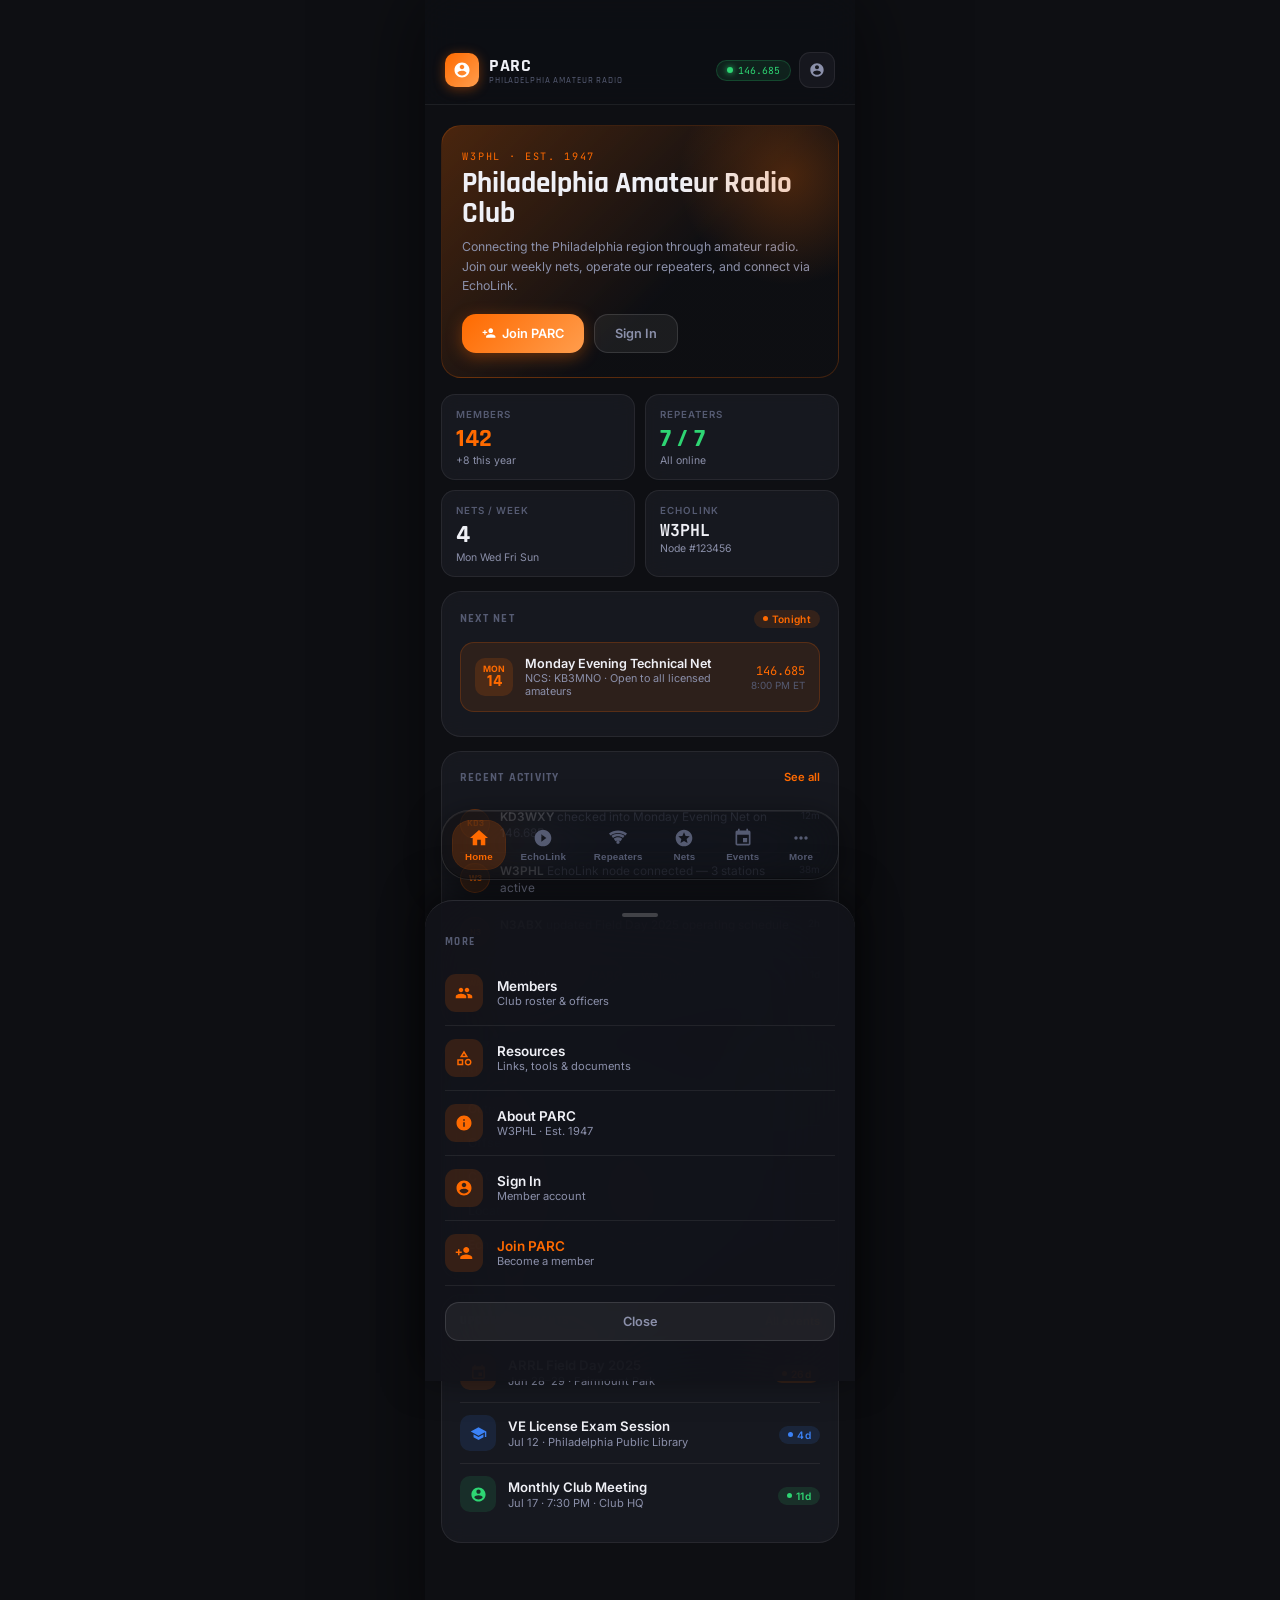
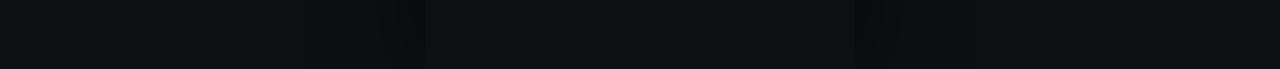
<file: index.html>
<!doctype html>
<html lang="en">
<head>
  <meta charset="UTF-8" />
  <meta name="viewport" content="width=device-width, initial-scale=1.0, viewport-fit=cover" />
  <meta name="apple-mobile-web-app-capable" content="yes" />
  <meta name="apple-mobile-web-app-status-bar-style" content="black-translucent" />
  <title>PARC — Philadelphia Amateur Radio Club</title>
  <link rel="stylesheet" href="parc.css" />
  <style>body { background: #0e0f13; }</style>
</head>
<body>

<div id="app">

  <!-- ─── TOP HEADER ─────────────────────────── -->
  <div class="top-header">
    <div class="header-row">
      <div class="header-logo">
        <div class="header-logo-icon">
          <svg viewBox="0 0 24 24"><path d="M12 2C6.48 2 2 6.48 2 12s4.48 10 10 10 10-4.48 10-10S17.52 2 12 2zm0 3c1.66 0 3 1.34 3 3s-1.34 3-3 3-3-1.34-3-3 1.34-3 3-3zm0 14.2c-2.5 0-4.71-1.28-6-3.22.03-1.99 4-3.08 6-3.08 1.99 0 5.97 1.09 6 3.08-1.29 1.94-3.5 3.22-6 3.22z"/></svg>
        </div>
        <div class="header-logo-text">
          PARC
          <small>Philadelphia Amateur Radio</small>
        </div>
      </div>
      <div class="header-actions">
        <div class="live-pill"><div class="live-dot"></div>146.685</div>
        <a href="login.html" class="icon-btn" title="Sign In">
          <svg viewBox="0 0 24 24"><path d="M12 2C6.48 2 2 6.48 2 12s4.48 10 10 10 10-4.48 10-10S17.52 2 12 2zm0 3c1.66 0 3 1.34 3 3s-1.34 3-3 3-3-1.34-3-3 1.34-3 3-3zm0 14.2c-2.5 0-4.71-1.28-6-3.22.03-1.99 4-3.08 6-3.08 1.99 0 5.97 1.09 6 3.08-1.29 1.94-3.5 3.22-6 3.22z"/></svg>
        </a>
      </div>
    </div>
  </div>

  <!-- ─── CONTENT ────────────────────────────── -->
  <div class="content">

    <!-- HOME -->
    <div class="tab-panel active" id="tab-home">
      <div class="hero-card">
        <div class="hero-callsign">W3PHL · EST. 1947</div>
        <h2>Philadelphia Amateur Radio Club</h2>
        <p>Connecting the Philadelphia region through amateur radio. Join our weekly nets, operate our repeaters, and connect via EchoLink.</p>
        <div class="hero-btns">
          <a href="register.html" class="btn btn-orange">
            <svg width="14" height="14" viewBox="0 0 24 24" fill="currentColor"><path d="M15 12c2.21 0 4-1.79 4-4s-1.79-4-4-4-4 1.79-4 4 1.79 4 4 4zm-9-2V7H4v3H1v2h3v3h2v-3h3v-2H6zm9 4c-2.67 0-8 1.34-8 4v2h16v-2c0-2.66-5.33-4-8-4z"/></svg>
            Join PARC
          </a>
          <a href="login.html" class="btn btn-ghost">Sign In</a>
        </div>
      </div>

      <div class="stat-row">
        <div class="stat-tile orange"><div class="lbl">Members</div><div class="val">142</div><div class="sub">+8 this year</div></div>
        <div class="stat-tile green"><div class="lbl">Repeaters</div><div class="val">7 / 7</div><div class="sub">All online</div></div>
        <div class="stat-tile"><div class="lbl">Nets / Week</div><div class="val">4</div><div class="sub">Mon Wed Fri Sun</div></div>
        <div class="stat-tile"><div class="lbl">EchoLink</div><div class="val" style="font-size:1.1rem;font-family:'JetBrains Mono',monospace">W3PHL</div><div class="sub">Node #123456</div></div>
      </div>

      <div class="card">
        <div class="card-header"><span class="card-title">Next Net</span><span class="pill active">Tonight</span></div>
        <div class="net-row tonight">
          <div class="net-day-badge"><div class="dw">Mon</div><div class="dd">14</div></div>
          <div class="net-info"><h4>Monday Evening Technical Net</h4><p>NCS: KB3MNO · Open to all licensed amateurs</p></div>
          <div class="net-freq"><div class="f">146.685</div><div class="t">8:00 PM ET</div></div>
        </div>
      </div>

      <div class="card">
        <div class="card-header"><span class="card-title">Recent Activity</span><span class="card-action">See all</span></div>
        <div class="activity-item"><div class="activity-avatar">KD3</div><div class="activity-body"><p><strong>KD3WXY</strong> checked into Monday Evening Net on 146.685</p></div><div class="activity-time">12m</div></div>
        <div class="activity-item"><div class="activity-avatar">W3</div><div class="activity-body"><p><strong>W3PHL</strong> EchoLink node connected — 3 stations active</p></div><div class="activity-time">38m</div></div>
        <div class="activity-item"><div class="activity-avatar">N3</div><div class="activity-body"><p><strong>N3ABX</strong> updated Field Day 2025 operating schedule</p></div><div class="activity-time">2h</div></div>
        <div class="activity-item"><div class="activity-avatar">WA</div><div class="activity-body"><p><strong>WA3DEF</strong> joined PARC — Welcome!</p></div><div class="activity-time">1d</div></div>
      </div>

      <div class="card">
        <div class="card-header"><span class="card-title">Primary Repeater</span><span class="pill online">Online</span></div>
        <table class="data-table">
          <tr><td class="name">Output</td><td>146.685 MHz</td></tr>
          <tr><td class="name">Offset</td><td>-600 kHz</td></tr>
          <tr><td class="name">CTCSS</td><td>100.0 Hz</td></tr>
          <tr><td class="name">Location</td><td>Philadelphia, PA</td></tr>
          <tr><td class="name">EchoLink</td><td>Node #123456</td></tr>
        </table>
      </div>

      <div class="card">
        <div class="card-header"><span class="card-title">Upcoming Events</span><span class="card-action" onclick="setTab('events')">All events</span></div>
        <div class="list-row">
          <div class="list-icon" style="background:rgba(255,106,0,0.12)"><svg viewBox="0 0 24 24" fill="#ff6a00"><path d="M17 12h-5v5h5v-5zM16 1v2H8V1H6v2H5c-1.11 0-1.99.9-1.99 2L3 19c0 1.1.89 2 2 2h14c1.1 0 2-.9 2-2V5c0-1.1-.9-2-2-2h-1V1h-2zm3 18H5V8h14v11z"/></svg></div>
          <div class="list-info"><h4>ARRL Field Day 2025</h4><p>Jun 28–29 · Fairmount Park</p></div>
          <div class="list-right"><span class="pill active">26d</span></div>
        </div>
        <div class="list-row">
          <div class="list-icon" style="background:rgba(59,130,246,0.12)"><svg viewBox="0 0 24 24" fill="#3b82f6"><path d="M12 3L1 9l11 6 9-4.91V17h2V9L12 3zM5 13.18v4L12 21l7-3.82v-4L12 17l-7-3.82z"/></svg></div>
          <div class="list-info"><h4>VE License Exam Session</h4><p>Jul 12 · Philadelphia Public Library</p></div>
          <div class="list-right"><span class="pill info">4d</span></div>
        </div>
        <div class="list-row">
          <div class="list-icon" style="background:rgba(46,213,115,0.12)"><svg viewBox="0 0 24 24" fill="#2ed573"><path d="M12 2C6.48 2 2 6.48 2 12s4.48 10 10 10 10-4.48 10-10S17.52 2 12 2zm0 3c1.66 0 3 1.34 3 3s-1.34 3-3 3-3-1.34-3-3 1.34-3 3-3zm0 14.2c-2.5 0-4.71-1.28-6-3.22.03-1.99 4-3.08 6-3.08 1.99 0 5.97 1.09 6 3.08-1.29 1.94-3.5 3.22-6 3.22z"/></svg></div>
          <div class="list-info"><h4>Monthly Club Meeting</h4><p>Jul 17 · 7:30 PM · Club HQ</p></div>
          <div class="list-right"><span class="pill online">11d</span></div>
        </div>
      </div>
    </div>

    <!-- ECHOLINK -->
    <div class="tab-panel" id="tab-echolink">
      <div class="page-title">EchoLink</div>
      <div class="page-sub">VOIP connections to repeaters worldwide.</div>

      <div class="card">
        <div class="card-header"><span class="card-title">PARC Node W3PHL-R</span><span class="pill online">Online</span></div>
        <table class="data-table">
          <tr><td class="name">Node Number</td><td>123456</td></tr>
          <tr><td class="name">Linked Repeater</td><td>146.685 MHz</td></tr>
          <tr><td class="name">Location</td><td>Philadelphia, PA (EM29)</td></tr>
          <tr><td class="name">Active Connections</td><td>3</td></tr>
          <tr><td class="name">Uptime</td><td>14 days 7 hrs</td></tr>
        </table>
      </div>

      <div class="card">
        <div class="card-header"><span class="card-title">How to Connect</span></div>
        <div class="info-box">
          <div class="info-box-label">EchoLink App / Software</div>
          <p>Search <strong>W3PHL-R</strong> or Node <strong>123456</strong> in the EchoLink directory</p>
        </div>
        <div class="info-box">
          <div class="info-box-label">Via RF (146.685 MHz)</div>
          <p>DTMF <strong>C123456</strong> to connect · <strong>#</strong> to disconnect</p>
        </div>
        <div class="info-box">
          <div class="info-box-label">Conference Node</div>
          <p>PARC Conference: <strong>*PARC*</strong> — open 24/7</p>
        </div>
      </div>

      <div class="card">
        <div class="card-header"><span class="card-title">Active Connections</span><span class="card-badge">Live</span></div>
        <table class="data-table">
          <thead><tr><th>Callsign</th><th>Location</th><th>Status</th></tr></thead>
          <tbody>
            <tr><td class="name">W3PHL-R</td><td>Philadelphia, PA</td><td><span class="pill online">Local</span></td></tr>
            <tr><td class="name">WB4GHT-L</td><td>Atlanta, GA</td><td><span class="pill active">Linked</span></td></tr>
            <tr><td class="name">K6ABC-R</td><td>Los Angeles, CA</td><td><span class="pill active">Linked</span></td></tr>
            <tr><td class="name">VK2XYZ-L</td><td>Sydney, AU</td><td><span class="pill info">Monitor</span></td></tr>
          </tbody>
        </table>
      </div>

      <div class="card">
        <div class="card-header"><span class="card-title">Nearby Nodes</span></div>
        <div class="node-item"><div class="node-badge">W3</div><div class="node-info"><h4>W3PHI-R</h4><p>147.180 / PL 136.5 · Node 98765</p></div><span class="pill online">Online</span></div>
        <div class="node-item"><div class="node-badge">K3</div><div class="node-info"><h4>K3CW-R</h4><p>444.925 / PL 100.0 · Node 87654</p></div><span class="pill online">Online</span></div>
        <div class="node-item"><div class="node-badge">N3</div><div class="node-info"><h4>N3RAA-L</h4><p>224.180 / PL 110.9 · Node 76543</p></div><span class="pill offline">Offline</span></div>
      </div>
    </div>

    <!-- REPEATERS -->
    <div class="tab-panel" id="tab-repeaters">
      <div class="page-title">Repeaters</div>
      <div class="page-sub">7 repeaters across greater Philadelphia.</div>

      <div class="card">
        <div class="card-header"><span class="card-title">All Repeaters</span><span class="card-badge">7/7 online</span></div>
        <div class="list-row">
          <div class="list-info"><h4>W3PHL — 146.685 MHz</h4><p>-600 kHz · PL 100.0 · 2m · Center City · EchoLink #123456</p></div><span class="pill online">Online</span>
        </div>
        <div class="list-row">
          <div class="list-info"><h4>W3PHL-2 — 147.180 MHz</h4><p>+600 kHz · PL 136.5 · 2m · Northeast Philadelphia</p></div><span class="pill online">Online</span>
        </div>
        <div class="list-row">
          <div class="list-info"><h4>W3PHL-3 — 444.925 MHz</h4><p>+5 MHz · PL 100.0 · 70cm · South Philadelphia · EchoLink #234567</p></div><span class="pill online">Online</span>
        </div>
        <div class="list-row">
          <div class="list-info"><h4>W3PHL-4 — 443.300 MHz</h4><p>+5 MHz · PL 110.9 · 70cm · West Philadelphia</p></div><span class="pill online">Online</span>
        </div>
        <div class="list-row">
          <div class="list-info"><h4>W3PHL-5 — 224.180 MHz</h4><p>-1.6 MHz · PL 100.0 · 1.25m · Germantown</p></div><span class="pill online">Online</span>
        </div>
        <div class="list-row">
          <div class="list-info"><h4>W3PHL-6 — 927.5625 MHz</h4><p>-25 MHz · PL 100.0 · 33cm · Roxborough</p></div><span class="pill online">Online</span>
        </div>
        <div class="list-row">
          <div class="list-info"><h4>W3PHL-D — 145.370 MHz</h4><p>-600 kHz · DCS 023 · 2m D-STAR · Mount Airy</p></div><span class="pill online">Online</span>
        </div>
      </div>

      <div class="card">
        <div class="card-header"><span class="card-title">CTCSS / DCS Quick Ref</span></div>
        <table class="data-table">
          <thead><tr><th>Tone</th><th>Repeater(s)</th></tr></thead>
          <tbody>
            <tr><td>100.0 Hz</td><td class="name">W3PHL, W3PHL-3, -5, -6</td></tr>
            <tr><td>110.9 Hz</td><td class="name">W3PHL-4</td></tr>
            <tr><td>136.5 Hz</td><td class="name">W3PHL-2</td></tr>
            <tr><td>DCS 023</td><td class="name">W3PHL-D (D-STAR)</td></tr>
          </tbody>
        </table>
      </div>

      <div class="card">
        <div class="card-header"><span class="card-title">Coverage</span></div>
        <p style="font-size:0.82rem;color:var(--text2);line-height:1.6">All repeaters cover the I-95/I-476 corridor. The 146.685 primary repeater covers ~50 mile radius from Center City. W3PHL + W3PHL-3 are linked via autopatch during Monday Evening Net.</p>
      </div>
    </div>

    <!-- NETS -->
    <div class="tab-panel" id="tab-nets">
      <div class="page-title">Nets &amp; Schedule</div>
      <div class="page-sub">4 weekly nets — all times Eastern, open to all licensed amateurs.</div>

      <div class="card">
        <div class="card-header"><span class="card-title">Weekly Schedule</span></div>
        <div class="net-row tonight">
          <div class="net-day-badge"><div class="dw">Mon</div><div class="dd">14</div></div>
          <div class="net-info"><h4>Monday Evening Technical Net</h4><p>Equipment, antennas, technical discussion · NCS: KB3MNO</p></div>
          <div class="net-freq"><div class="f">146.685</div><div class="t">8:00 PM</div></div>
        </div>
        <div class="net-row">
          <div class="net-day-badge"><div class="dw">Wed</div><div class="dd">16</div></div>
          <div class="net-info"><h4>Wednesday ARES/RACES Net</h4><p>Emergency comm training · NCS: Rotating</p></div>
          <div class="net-freq"><div class="f">147.180</div><div class="t">7:30 PM</div></div>
        </div>
        <div class="net-row">
          <div class="net-day-badge"><div class="dw">Fri</div><div class="dd">18</div></div>
          <div class="net-info"><h4>Friday Night Roundtable</h4><p>Casual rag-chew, all topics welcome</p></div>
          <div class="net-freq"><div class="f">146.685</div><div class="t">9:00 PM</div></div>
        </div>
        <div class="net-row">
          <div class="net-day-badge"><div class="dw">Sun</div><div class="dd">20</div></div>
          <div class="net-info"><h4>Sunday Morning HF Net</h4><p>20m SSB · NCS: WA3DEF</p></div>
          <div class="net-freq"><div class="f">14.255</div><div class="t">9:00 AM</div></div>
        </div>
      </div>

      <div class="card">
        <div class="card-header"><span class="card-title">Net Control Operators</span></div>
        <table class="data-table">
          <thead><tr><th>Net</th><th>NCS</th><th>Call</th></tr></thead>
          <tbody>
            <tr><td>Monday</td><td class="name">Michael Torres</td><td>KB3MNO</td></tr>
            <tr><td>Wednesday</td><td class="name">Rotating</td><td>Multiple</td></tr>
            <tr><td>Friday</td><td class="name">Open volunteer</td><td>—</td></tr>
            <tr><td>Sunday HF</td><td class="name">Robert Davies</td><td>WA3DEF</td></tr>
          </tbody>
        </table>
      </div>

      <div class="card">
        <div class="card-header"><span class="card-title">Participation Tips</span></div>
        <div style="display:flex;flex-direction:column;gap:10px;margin-top:2px">
          <div style="display:flex;gap:10px;font-size:0.81rem;color:var(--text2);align-items:flex-start"><div style="width:6px;height:6px;border-radius:50%;background:var(--orange);flex-shrink:0;margin-top:5px"></div>Program your radio before the net — tone, offset, and frequency set in advance</div>
          <div style="display:flex;gap:10px;font-size:0.81rem;color:var(--text2);align-items:flex-start"><div style="width:6px;height:6px;border-radius:50%;background:var(--orange);flex-shrink:0;margin-top:5px"></div>Wait for NCS to acknowledge you before transmitting traffic</div>
          <div style="display:flex;gap:10px;font-size:0.81rem;color:var(--text2);align-items:flex-start"><div style="width:6px;height:6px;border-radius:50%;background:var(--orange);flex-shrink:0;margin-top:5px"></div>State your callsign phonetically on first contact</div>
          <div style="display:flex;gap:10px;font-size:0.81rem;color:var(--text2);align-items:flex-start"><div style="width:6px;height:6px;border-radius:50%;background:var(--orange);flex-shrink:0;margin-top:5px"></div>New hams always welcome — NCS will guide you through check-in</div>
        </div>
      </div>
    </div>

    <!-- EVENTS -->
    <div class="tab-panel" id="tab-events">
      <div class="page-title">Events</div>
      <div class="page-sub">Upcoming club events and activities for 2025.</div>

      <div class="card">
        <div class="event-item">
          <div class="event-date"><div class="mo">Jun</div><div class="dy">28</div></div>
          <div class="event-body"><h4>ARRL Field Day 2025</h4><p>24-hour operating event at Fairmount Park, Belmont Plateau. All classes. Food provided!</p><div class="event-tags"><span class="pill active">Contest</span><span class="pill info">All Members</span></div></div>
        </div>
        <div class="event-item">
          <div class="event-date"><div class="mo">Jul</div><div class="dy">12</div></div>
          <div class="event-body"><h4>VE License Exam Session</h4><p>Tech, General &amp; Extra upgrades. Pre-registration required. Philadelphia Free Public Library, 6th floor.</p><div class="event-tags"><span class="pill online">Open to Public</span></div></div>
        </div>
        <div class="event-item">
          <div class="event-date"><div class="mo">Jul</div><div class="dy">17</div></div>
          <div class="event-body"><h4>Monthly Club Meeting</h4><p>Field Day debrief, repeater update, new member introductions. 7:30 PM · Club HQ, 1234 Arch St.</p><div class="event-tags"><span class="pill active">Meeting</span></div></div>
        </div>
        <div class="event-item">
          <div class="event-date"><div class="mo">Jul</div><div class="dy">19</div></div>
          <div class="event-body"><h4>ARRL Pennsylvania QSO Party</h4><p>Statewide contest. PARC coordinating club entry from Philadelphia county locations.</p><div class="event-tags"><span class="pill active">Contest</span><span class="pill info">HF + VHF</span></div></div>
        </div>
        <div class="event-item">
          <div class="event-date"><div class="mo">Aug</div><div class="dy">9</div></div>
          <div class="event-body"><h4>Antenna Building Workshop</h4><p>Dipole, vertical, and yagi antennas. Materials provided. Limited to 20 participants.</p><div class="event-tags"><span class="pill online">Workshop</span><span class="pill info">Limited Seats</span></div></div>
        </div>
      </div>
    </div>

    <!-- MEMBERS (via More sheet) -->
    <div class="tab-panel" id="tab-members">
      <div class="page-title">Members</div>
      <div class="page-sub">142 licensed operators across the Delaware Valley.</div>

      <div class="card">
        <div class="card-header"><span class="card-title">Club Officers 2025</span></div>
        <div class="member-grid">
          <div class="member-tile"><div class="member-av">JA</div><div class="member-call">W3JAB</div><div class="member-name">James Abramowitz</div><div class="member-role">President</div><div class="member-lic">Extra</div></div>
          <div class="member-tile"><div class="member-av">SR</div><div class="member-call">KD3SRS</div><div class="member-name">Sandra Rivera</div><div class="member-role">Vice President</div><div class="member-lic">General</div></div>
          <div class="member-tile"><div class="member-av">MT</div><div class="member-call">KB3MNO</div><div class="member-name">Michael Torres</div><div class="member-role">Secretary</div><div class="member-lic">Extra</div></div>
          <div class="member-tile"><div class="member-av">RD</div><div class="member-call">WA3DEF</div><div class="member-name">Robert Davies</div><div class="member-role">Treasurer</div><div class="member-lic">Extra</div></div>
          <div class="member-tile"><div class="member-av">LP</div><div class="member-call">N3LPQ</div><div class="member-name">Lisa Park</div><div class="member-role">Technical Officer</div><div class="member-lic">Extra</div></div>
          <div class="member-tile"><div class="member-av">BH</div><div class="member-call">KC3BHT</div><div class="member-name">Brian Hoffman</div><div class="member-role">ARES Coord.</div><div class="member-lic">General</div></div>
        </div>
      </div>

      <div class="card">
        <div class="card-header"><span class="card-title">Recent Members</span><span class="card-badge">Last 30 days</span></div>
        <table class="data-table">
          <thead><tr><th>Call</th><th>Name</th><th>License</th><th>Status</th></tr></thead>
          <tbody>
            <tr><td>WA3DEF</td><td class="name">Robert Davies</td><td>Extra</td><td><span class="pill online">Active</span></td></tr>
            <tr><td>KD3WWX</td><td class="name">Angela Nguyen</td><td>Tech</td><td><span class="pill online">Active</span></td></tr>
            <tr><td>N3ZZQ</td><td class="name">David Chen</td><td>General</td><td><span class="pill online">Active</span></td></tr>
            <tr><td>KC3ZZT</td><td class="name">Marie Kowalski</td><td>General</td><td><span class="pill online">Active</span></td></tr>
          </tbody>
        </table>
      </div>
    </div>

    <!-- RESOURCES (via More sheet) -->
    <div class="tab-panel" id="tab-resources">
      <div class="page-title">Resources</div>
      <div class="page-sub">Links, tools, and club documents.</div>

      <div class="card">
        <div class="card-header"><span class="card-title">Learning &amp; Licensing</span></div>
        <div class="list-row"><div class="list-icon" style="background:rgba(255,106,0,0.12)"><svg viewBox="0 0 24 24" fill="#ff6a00"><path d="M12 3L1 9l11 6 9-4.91V17h2V9L12 3zM5 13.18v4L12 21l7-3.82v-4L12 17l-7-3.82z"/></svg></div><div class="list-info"><h4>ARRL Ham Radio License Manual</h4><p>Official study guide for all license classes</p></div><div class="list-right"><a href="#">Visit →</a></div></div>
        <div class="list-row"><div class="list-icon" style="background:rgba(59,130,246,0.12)"><svg viewBox="0 0 24 24" fill="#3b82f6"><path d="M20 4H4c-1.1 0-2 .9-2 2v12c0 1.1.9 2 2 2h16c1.1 0 2-.9 2-2V6c0-1.1-.9-2-2-2zm0 4l-8 5-8-5V6l8 5 8-5v2z"/></svg></div><div class="list-info"><h4>HamStudy.org</h4><p>Free question pool practice exams</p></div><div class="list-right"><a href="#">Visit →</a></div></div>
        <div class="list-row"><div class="list-icon" style="background:rgba(46,213,115,0.12)"><svg viewBox="0 0 24 24" fill="#2ed573"><path d="M19 3H5c-1.1 0-2 .9-2 2v14c0 1.1.9 2 2 2h14c1.1 0 2-.9 2-2V5c0-1.1-.9-2-2-2zm-7 3c1.93 0 3.5 1.57 3.5 3.5S13.93 13 12 13s-3.5-1.57-3.5-3.5S10.07 6 12 6zm7 13H5v-.23c0-.62.28-1.2.76-1.58C7.47 15.82 9.64 15 12 15s4.53.82 6.24 2.19c.48.38.76.97.76 1.58V19z"/></svg></div><div class="list-info"><h4>FCC ULS License Search</h4><p>Look up any FCC amateur callsign</p></div><div class="list-right"><a href="#">Visit →</a></div></div>
        <div class="list-row"><div class="list-icon" style="background:rgba(255,211,42,0.12)"><svg viewBox="0 0 24 24" fill="#ffd32a"><path d="M12 2C6.48 2 2 6.48 2 12s4.48 10 10 10 10-4.48 10-10S17.52 2 12 2zm1 15h-2v-6h2v6zm0-8h-2V7h2v2z"/></svg></div><div class="list-info"><h4>ARRL.org</h4><p>American Radio Relay League</p></div><div class="list-right"><a href="#">Visit →</a></div></div>
      </div>

      <div class="card">
        <div class="card-header"><span class="card-title">Operating Tools</span></div>
        <div class="list-row"><div class="list-icon" style="background:rgba(255,106,0,0.12)"><svg viewBox="0 0 24 24" fill="#ff6a00"><path d="M12 2C6.48 2 2 6.48 2 12s4.48 10 10 10 10-4.48 10-10S17.52 2 12 2zm-2 14.5v-9l6 4.5-6 4.5z"/></svg></div><div class="list-info"><h4>EchoLink</h4><p>VOIP gateway — connect to W3PHL-R</p></div><div class="list-right"><a href="#">Download →</a></div></div>
        <div class="list-row"><div class="list-icon" style="background:rgba(59,130,246,0.12)"><svg viewBox="0 0 24 24" fill="#3b82f6"><path d="M12 3C7.95 3 4.21 4.34 1.2 6.6L3 9c2.5-1.88 5.62-3 9-3s6.5 1.12 9 3l1.8-2.4C19.79 4.34 16.05 3 12 3zm0 4c-2.97 0-5.67.91-7.9 2.44L6 12c1.73-1.3 3.87-2 6-2s4.27.7 6 2l1.9-2.56A13.94 13.94 0 0012 7zm0 4c-1.93 0-3.68.66-5.08 1.75L9 16c.86-.65 1.87-1 3-1s2.14.35 3 1l2.08-3.25A7.96 7.96 0 0012 11zm0 4c-1.1 0-2 .9-2 2s.9 2 2 2 2-.9 2-2-.9-2-2-2z"/></svg></div><div class="list-info"><h4>RepeaterBook</h4><p>National repeater directory with CHIRP support</p></div><div class="list-right"><a href="#">Visit →</a></div></div>
        <div class="list-row"><div class="list-icon" style="background:rgba(46,213,115,0.12)"><svg viewBox="0 0 24 24" fill="#2ed573"><path d="M11.99 2C6.47 2 2 6.48 2 12s4.47 10 9.99 10C17.52 22 22 17.52 22 12S17.52 2 11.99 2zm4.24 16L12 15.45 7.77 18l1.12-4.81-3.73-3.23 4.92-.42L12 5l1.92 4.53 4.92.42-3.73 3.23L16.23 18z"/></svg></div><div class="list-info"><h4>CHIRP Radio Programming</h4><p>Free open-source radio software</p></div><div class="list-right"><a href="#">Download →</a></div></div>
        <div class="list-row"><div class="list-icon" style="background:rgba(255,211,42,0.12)"><svg viewBox="0 0 24 24" fill="#ffd32a"><path d="M12 2l-5.5 9h11L12 2zm0 3.84L13.93 9h-3.87L12 5.84z"/></svg></div><div class="list-info"><h4>APRS.fi</h4><p>Real-time APRS tracking map</p></div><div class="list-right"><a href="#">Visit →</a></div></div>
      </div>

      <div class="card">
        <div class="card-header"><span class="card-title">Club Documents</span></div>
        <div class="list-row"><div class="list-icon" style="background:rgba(255,106,0,0.12)"><svg viewBox="0 0 24 24" fill="#ff6a00"><path d="M14 2H6c-1.1 0-1.99.9-1.99 2L4 20c0 1.1.89 2 1.99 2H18c1.1 0 2-.9 2-2V8l-6-6zm2 16H8v-2h8v2zm0-4H8v-2h8v2zm-3-5V3.5L18.5 9H13z"/></svg></div><div class="list-info"><h4>Club Constitution &amp; Bylaws</h4><p>Adopted 2023, amended Jan 2025</p></div><div class="list-right"><a href="#">PDF →</a></div></div>
        <div class="list-row"><div class="list-icon" style="background:rgba(59,130,246,0.12)"><svg viewBox="0 0 24 24" fill="#3b82f6"><path d="M14 2H6c-1.1 0-1.99.9-1.99 2L4 20c0 1.1.89 2 1.99 2H18c1.1 0 2-.9 2-2V8l-6-6zm2 16H8v-2h8v2zm0-4H8v-2h8v2zm-3-5V3.5L18.5 9H13z"/></svg></div><div class="list-info"><h4>ARES / RACES Emergency Plan</h4><p>Philadelphia County ARES protocols</p></div><div class="list-right"><a href="#">PDF →</a></div></div>
        <div class="list-row"><div class="list-icon" style="background:rgba(46,213,115,0.12)"><svg viewBox="0 0 24 24" fill="#2ed573"><path d="M14 2H6c-1.1 0-1.99.9-1.99 2L4 20c0 1.1.89 2 1.99 2H18c1.1 0 2-.9 2-2V8l-6-6zm2 16H8v-2h8v2zm0-4H8v-2h8v2zm-3-5V3.5L18.5 9H13z"/></svg></div><div class="list-info"><h4>Meeting Minutes Archive</h4><p>All meeting minutes 2020–2025</p></div><div class="list-right"><a href="#">View →</a></div></div>
        <div class="list-row"><div class="list-icon" style="background:rgba(255,211,42,0.12)"><svg viewBox="0 0 24 24" fill="#ffd32a"><path d="M14 2H6c-1.1 0-1.99.9-1.99 2L4 20c0 1.1.89 2 1.99 2H18c1.1 0 2-.9 2-2V8l-6-6zm2 16H8v-2h8v2zm0-4H8v-2h8v2zm-3-5V3.5L18.5 9H13z"/></svg></div><div class="list-info"><h4>Membership Application</h4><p>Annual dues: $35/yr · $20 students</p></div><div class="list-right"><a href="register.html">Apply →</a></div></div>
      </div>
    </div>

    <!-- ABOUT (via More sheet) -->
    <div class="tab-panel" id="tab-about">
      <div class="page-title">About PARC</div>
      <div class="page-sub">Serving the Delaware Valley since 1947.</div>

      <div class="card">
        <div class="card-header"><span class="card-title">Our Mission</span></div>
        <p style="font-size:0.83rem;color:var(--text2);line-height:1.7">The Philadelphia Amateur Radio Club (PARC), operating under callsign <strong style="color:var(--orange)">W3PHL</strong>, promotes the art and science of amateur radio communication and experimentation. We foster emergency preparedness, technical education, and camaraderie among licensed radio amateurs in the greater Philadelphia metro area.</p>
        <div style="margin-top:12px">
          <p style="font-size:0.83rem;color:var(--text2);line-height:1.7">PARC is affiliated with the ARRL and serves as the primary ARES group for Philadelphia County under the Philadelphia Office of Emergency Management.</p>
        </div>
      </div>

      <div class="card">
        <div class="card-header"><span class="card-title">Contact</span></div>
        <table class="data-table">
          <tr><td class="name">Club Callsign</td><td>W3PHL</td></tr>
          <tr><td class="name">Founded</td><td>1947</td></tr>
          <tr><td class="name">Address</td><td>1234 Arch St, Philadelphia PA</td></tr>
          <tr><td class="name">Grid Square</td><td>FN20</td></tr>
          <tr><td class="name">Email</td><td>info@w3phl.org</td></tr>
          <tr><td class="name">Trustee</td><td>W3JAB</td></tr>
        </table>
      </div>
    </div>

  </div><!-- /content -->

  <!-- ─── BOTTOM NAV (Liquid Glass) ─────────────── -->
  <nav class="bottom-nav" id="bottom-nav">
    <button class="nav-btn active" data-tab="home" onclick="setTab('home')">
      <svg viewBox="0 0 24 24" fill="currentColor"><path d="M10 20v-6h4v6h5v-8h3L12 3 2 12h3v8z"/></svg>
      <span>Home</span>
    </button>
    <button class="nav-btn" data-tab="echolink" onclick="setTab('echolink')">
      <svg viewBox="0 0 24 24" fill="currentColor"><path d="M12 2C6.48 2 2 6.48 2 12s4.48 10 10 10 10-4.48 10-10S17.52 2 12 2zm-2 14.5v-9l6 4.5-6 4.5z"/></svg>
      <span>EchoLink</span>
    </button>
    <button class="nav-btn" data-tab="repeaters" onclick="setTab('repeaters')">
      <svg viewBox="0 0 24 24" fill="currentColor"><path d="M12 3C7.95 3 4.21 4.34 1.2 6.6L3 9c2.5-1.88 5.62-3 9-3s6.5 1.12 9 3l1.8-2.4C19.79 4.34 16.05 3 12 3zm0 4c-2.97 0-5.67.91-7.9 2.44L6 12c1.73-1.3 3.87-2 6-2s4.27.7 6 2l1.9-2.56A13.94 13.94 0 0012 7zm0 4c-1.93 0-3.68.66-5.08 1.75L9 16c.86-.65 1.87-1 3-1s2.14.35 3 1l2.08-3.25A7.96 7.96 0 0012 11zm0 4c-1.1 0-2 .9-2 2s.9 2 2 2 2-.9 2-2-.9-2-2-2z"/></svg>
      <span>Repeaters</span>
    </button>
    <button class="nav-btn" data-tab="nets" onclick="setTab('nets')">
      <svg viewBox="0 0 24 24" fill="currentColor"><path d="M11.99 2C6.47 2 2 6.48 2 12s4.47 10 9.99 10C17.52 22 22 17.52 22 12S17.52 2 11.99 2zm4.24 16L12 15.45 7.77 18l1.12-4.81-3.73-3.23 4.92-.42L12 5l1.92 4.53 4.92.42-3.73 3.23L16.23 18z"/></svg>
      <span>Nets</span>
    </button>
    <button class="nav-btn" data-tab="events" onclick="setTab('events')">
      <svg viewBox="0 0 24 24" fill="currentColor"><path d="M17 12h-5v5h5v-5zM16 1v2H8V1H6v2H5c-1.11 0-1.99.9-1.99 2L3 19c0 1.1.89 2 2 2h14c1.1 0 2-.9 2-2V5c0-1.1-.9-2-2-2h-1V1h-2zm3 18H5V8h14v11z"/></svg>
      <span>Events</span>
    </button>
    <button class="nav-btn" onclick="openSheet()">
      <svg viewBox="0 0 24 24" fill="currentColor"><path d="M6 10c-1.1 0-2 .9-2 2s.9 2 2 2 2-.9 2-2-.9-2-2-2zm12 0c-1.1 0-2 .9-2 2s.9 2 2 2 2-.9 2-2-.9-2-2-2zm-6 0c-1.1 0-2 .9-2 2s.9 2 2 2 2-.9 2-2-.9-2-2-2z"/></svg>
      <span>More</span>
    </button>
  </nav>

  <!-- ─── MORE SHEET ──────────────────────────── -->
  <div class="sheet-overlay" id="sheet-overlay" onclick="closeSheet()"></div>
  <div class="more-sheet" id="more-sheet">
    <div class="sheet-handle"></div>
    <div class="sheet-title">More</div>
    <a class="sheet-item" href="#" onclick="setTab('members'); closeSheet(); return false;">
      <div class="sheet-item-icon"><svg viewBox="0 0 24 24" fill="currentColor"><path d="M16 11c1.66 0 2.99-1.34 2.99-3S17.66 5 16 5c-1.66 0-3 1.34-3 3s1.34 3 3 3zm-8 0c1.66 0 2.99-1.34 2.99-3S9.66 5 8 5C6.34 5 5 6.34 5 8s1.34 3 3 3zm0 2c-2.33 0-7 1.17-7 3.5V19h14v-2.5c0-2.33-4.67-3.5-7-3.5zm8 0c-.29 0-.62.02-.97.05 1.16.84 1.97 1.97 1.97 3.45V19h6v-2.5c0-2.33-4.67-3.5-7-3.5z"/></svg></div>
      <div><div class="sheet-item-label">Members</div><div class="sheet-item-sub">Club roster &amp; officers</div></div>
    </a>
    <a class="sheet-item" href="#" onclick="setTab('resources'); closeSheet(); return false;">
      <div class="sheet-item-icon"><svg viewBox="0 0 24 24" fill="currentColor"><path d="M12 2l-5.5 9h11L12 2zm0 3.84L13.93 9h-3.87L12 5.84zM17.5 13c-2.49 0-4.5 2.01-4.5 4.5S15.01 22 17.5 22s4.5-2.01 4.5-4.5S19.99 13 17.5 13zm0 7c-1.38 0-2.5-1.12-2.5-2.5s1.12-2.5 2.5-2.5 2.5 1.12 2.5 2.5-1.12 2.5-2.5 2.5zM3 21.5h8v-8H3v8zm2-6h4v4H5v-4z"/></svg></div>
      <div><div class="sheet-item-label">Resources</div><div class="sheet-item-sub">Links, tools &amp; documents</div></div>
    </a>
    <a class="sheet-item" href="#" onclick="setTab('about'); closeSheet(); return false;">
      <div class="sheet-item-icon"><svg viewBox="0 0 24 24" fill="currentColor"><path d="M12 2C6.48 2 2 6.48 2 12s4.48 10 10 10 10-4.48 10-10S17.52 2 12 2zm1 15h-2v-6h2v6zm0-8h-2V7h2v2z"/></svg></div>
      <div><div class="sheet-item-label">About PARC</div><div class="sheet-item-sub">W3PHL · Est. 1947</div></div>
    </a>
    <a class="sheet-item" href="login.html">
      <div class="sheet-item-icon"><svg viewBox="0 0 24 24" fill="currentColor"><path d="M12 2C6.48 2 2 6.48 2 12s4.48 10 10 10 10-4.48 10-10S17.52 2 12 2zm0 3c1.66 0 3 1.34 3 3s-1.34 3-3 3-3-1.34-3-3 1.34-3 3-3zm0 14.2c-2.5 0-4.71-1.28-6-3.22.03-1.99 4-3.08 6-3.08 1.99 0 5.97 1.09 6 3.08-1.29 1.94-3.5 3.22-6 3.22z"/></svg></div>
      <div><div class="sheet-item-label">Sign In</div><div class="sheet-item-sub">Member account</div></div>
    </a>
    <a class="sheet-item" href="register.html">
      <div class="sheet-item-icon" style="background:var(--orange-d)"><svg viewBox="0 0 24 24" fill="#ff6a00"><path d="M15 12c2.21 0 4-1.79 4-4s-1.79-4-4-4-4 1.79-4 4 1.79 4 4 4zm-9-2V7H4v3H1v2h3v3h2v-3h3v-2H6zm9 4c-2.67 0-8 1.34-8 4v2h16v-2c0-2.66-5.33-4-8-4z"/></svg></div>
      <div><div class="sheet-item-label" style="color:var(--orange)">Join PARC</div><div class="sheet-item-sub">Become a member</div></div>
    </a>
    <button class="btn btn-ghost btn-full sheet-close" onclick="closeSheet()">Close</button>
  </div>

</div><!-- /app -->

<script src="main.js"></script>
</body>
</html>
</file>
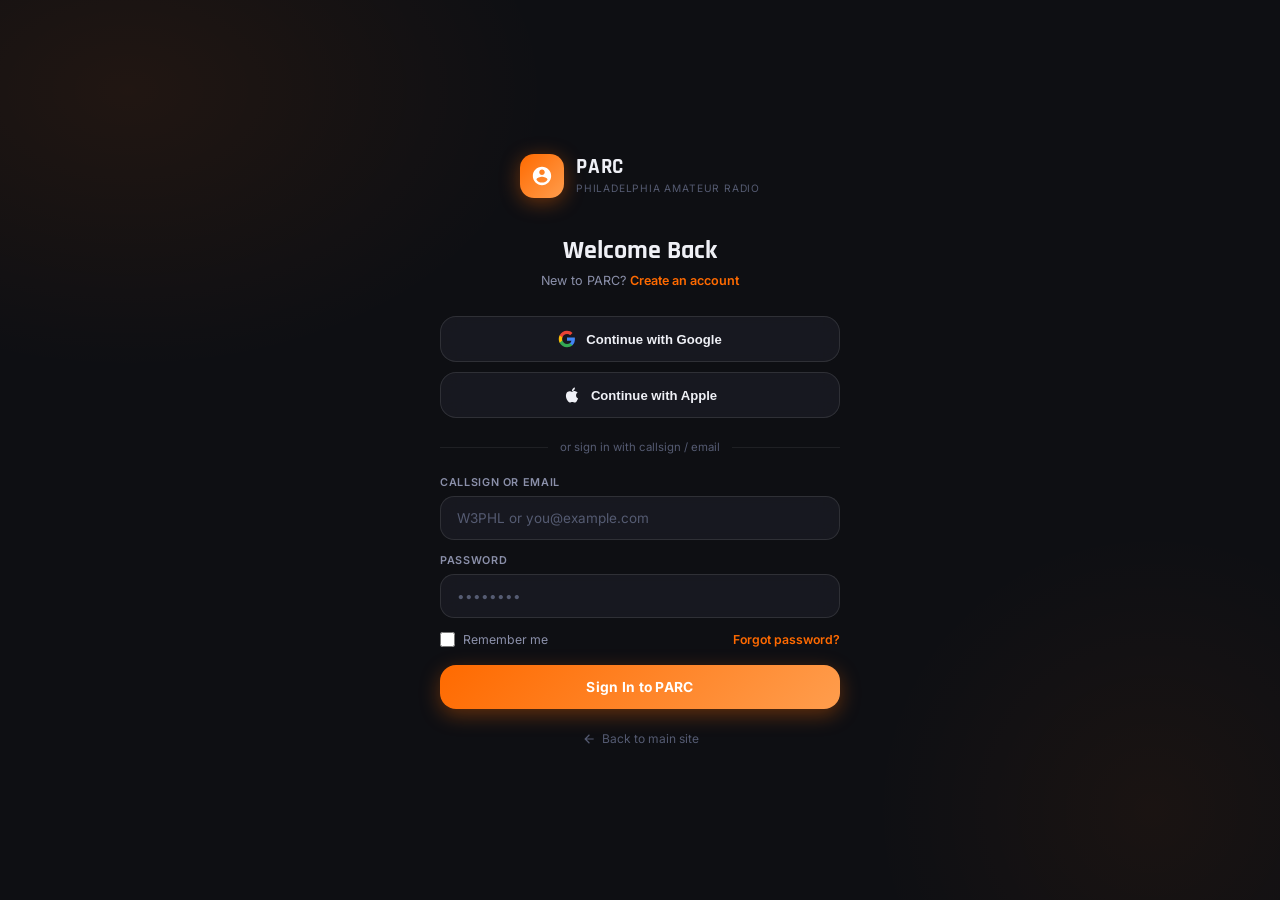
<file: login.html>
<!doctype html>
<html lang="en">
<head>
  <meta charset="UTF-8" />
  <meta name="viewport" content="width=device-width, initial-scale=1.0, viewport-fit=cover" />
  <meta name="apple-mobile-web-app-capable" content="yes" />
  <title>Sign In — PARC</title>
  <link rel="stylesheet" href="parc.css" />
</head>
<body>

<div class="auth-page">
  <div class="auth-card">
    <a href="index.html" class="auth-logo">
      <div class="auth-logo-icon">
        <svg viewBox="0 0 24 24" fill="white"><path d="M12 2C6.48 2 2 6.48 2 12s4.48 10 10 10 10-4.48 10-10S17.52 2 12 2zm0 3c1.66 0 3 1.34 3 3s-1.34 3-3 3-3-1.34-3-3 1.34-3 3-3zm0 14.2c-2.5 0-4.71-1.28-6-3.22.03-1.99 4-3.08 6-3.08 1.99 0 5.97 1.09 6 3.08-1.29 1.94-3.5 3.22-6 3.22z"/></svg>
      </div>
      <div class="auth-logo-text">
        <h1>PARC</h1>
        <span>Philadelphia Amateur Radio</span>
      </div>
    </a>

    <div class="auth-header">
      <h2>Welcome Back</h2>
      <p>New to PARC? <a href="register.html">Create an account</a></p>
    </div>

    <div class="social-btns">
      <button class="social-btn" onclick="handleSocialLogin('google')">
        <svg viewBox="0 0 24 24" width="18" height="18">
          <path d="M22.56 12.25c0-.78-.07-1.53-.2-2.25H12v4.26h5.92c-.26 1.37-1.04 2.53-2.21 3.31v2.77h3.57c2.08-1.92 3.28-4.74 3.28-8.09z" fill="#4285F4"/>
          <path d="M12 23c2.97 0 5.46-.98 7.28-2.66l-3.57-2.77c-.98.66-2.23 1.06-3.71 1.06-2.86 0-5.29-1.93-6.16-4.53H2.18v2.84C3.99 20.53 7.7 23 12 23z" fill="#34A853"/>
          <path d="M5.84 14.09c-.22-.66-.35-1.36-.35-2.09s.13-1.43.35-2.09V7.07H2.18C1.43 8.55 1 10.22 1 12s.43 3.45 1.18 4.93l2.85-2.22.81-.62z" fill="#FBBC05"/>
          <path d="M12 5.38c1.62 0 3.06.56 4.21 1.64l3.15-3.15C17.45 2.09 14.97 1 12 1 7.7 1 3.99 3.47 2.18 7.07l3.66 2.84c.87-2.6 3.3-4.53 6.16-4.53z" fill="#EA4335"/>
        </svg>
        Continue with Google
      </button>
      <button class="social-btn" onclick="handleSocialLogin('apple')">
        <svg viewBox="0 0 24 24" width="18" height="18" fill="var(--text)">
          <path d="M18.71 19.5c-.83 1.24-1.71 2.45-3.05 2.47-1.34.03-1.77-.79-3.29-.79-1.53 0-2 .77-3.27.82-1.31.05-2.3-1.32-3.14-2.53C4.25 17 2.94 12.45 4.7 9.39c.87-1.52 2.43-2.48 4.12-2.51 1.28-.02 2.5.87 3.29.87.78 0 2.26-1.07 3.8-.91.65.03 2.47.26 3.64 1.98-.09.06-2.17 1.28-2.15 3.81.03 3.02 2.65 4.03 2.68 4.04-.03.07-.42 1.44-1.38 2.83M13 3.5c.73-.83 1.94-1.46 2.94-1.5.13 1.17-.34 2.35-1.04 3.19-.69.85-1.83 1.51-2.95 1.42-.15-1.15.41-2.35 1.05-3.11z"/>
        </svg>
        Continue with Apple
      </button>
    </div>

    <div class="divider">or sign in with callsign / email</div>

    <div id="error-msg" class="error-msg">Invalid credentials. Please check your callsign/email and password.</div>

    <form id="login-form" onsubmit="handleLogin(event)">
      <div class="form-group">
        <label class="form-label" for="identifier">Callsign or Email</label>
        <input class="form-input" type="text" id="identifier" placeholder="W3PHL or you@example.com" autocomplete="username" required />
      </div>
      <div class="form-group">
        <label class="form-label" for="password">Password</label>
        <input class="form-input" type="password" id="password" placeholder="••••••••" autocomplete="current-password" required />
      </div>
      <div class="form-footer">
        <label class="form-check"><input type="checkbox" name="remember" /> Remember me</label>
        <a href="#" class="form-link">Forgot password?</a>
      </div>
      <button type="submit" class="btn-submit">Sign In to PARC</button>
    </form>

    <a href="index.html" class="back-link">
      <svg width="14" height="14" viewBox="0 0 24 24" fill="currentColor"><path d="M20 11H7.83l5.59-5.59L12 4l-8 8 8 8 1.41-1.41L7.83 13H20v-2z"/></svg>
      Back to main site
    </a>
  </div>
</div>

<script src="auth.js"></script>
</body>
</html>
</file>
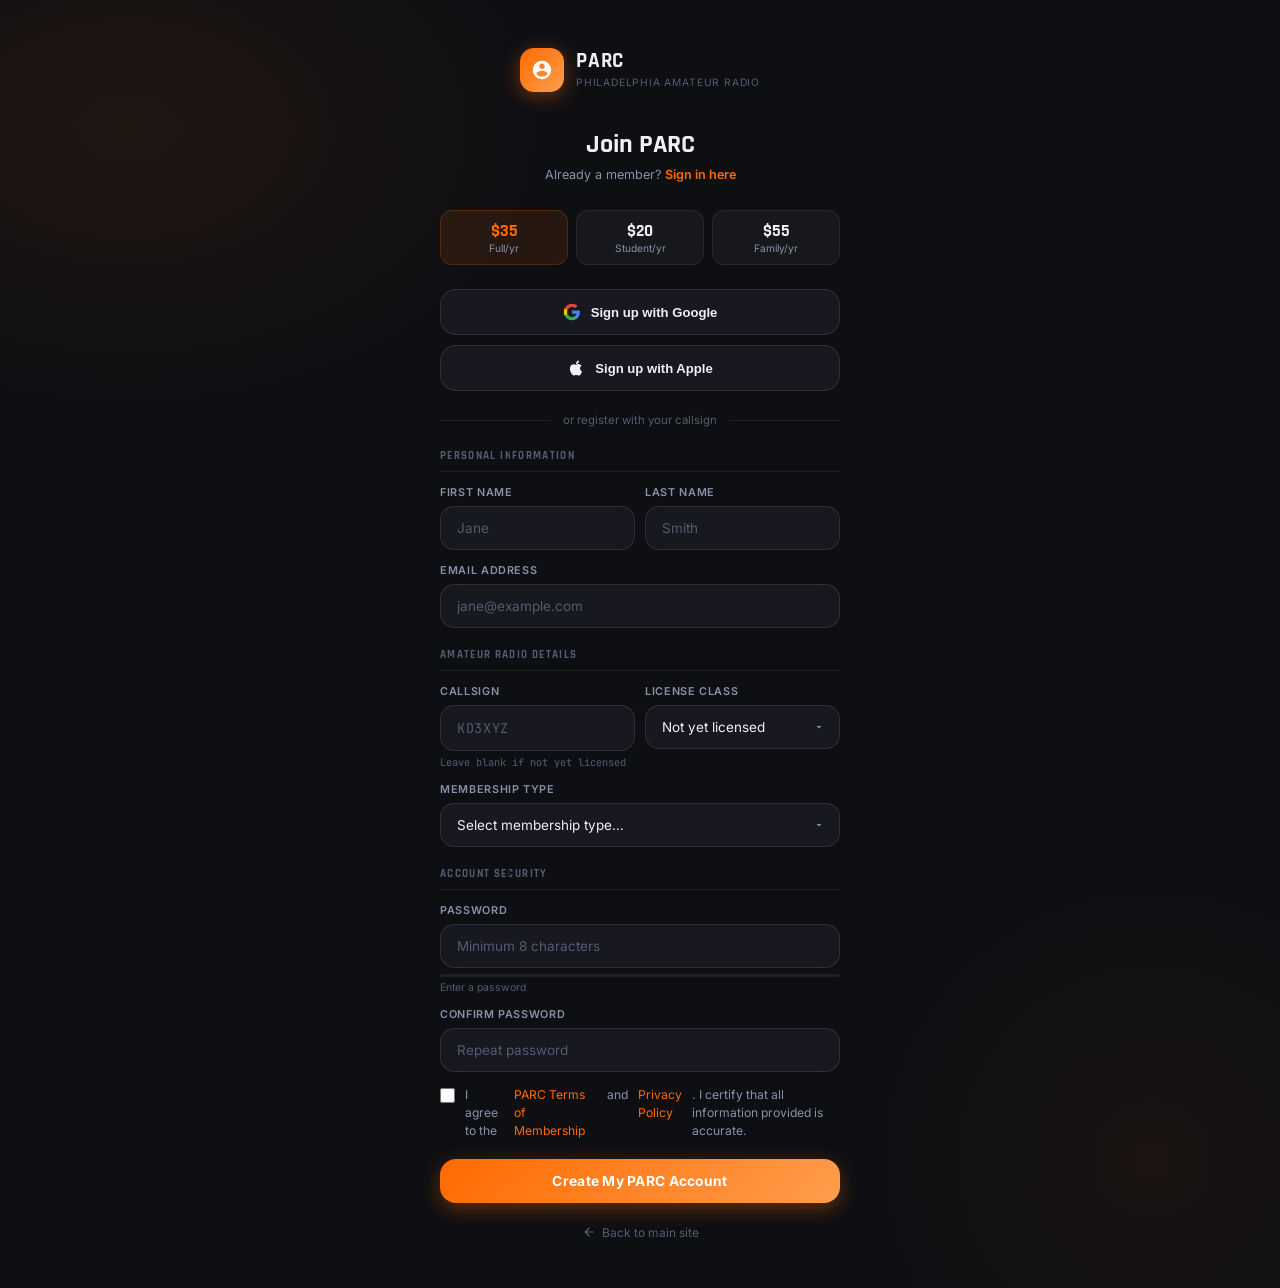
<file: register.html>
<!doctype html>
<html lang="en">
<head>
  <meta charset="UTF-8" />
  <meta name="viewport" content="width=device-width, initial-scale=1.0, viewport-fit=cover" />
  <meta name="apple-mobile-web-app-capable" content="yes" />
  <title>Join PARC — Register</title>
  <link rel="stylesheet" href="parc.css" />
  <style>
    .auth-page { justify-content: flex-start; padding-top: 48px; padding-bottom: 48px; }
  </style>
</head>
<body>

<div class="auth-page">
  <div class="auth-card">
    <a href="index.html" class="auth-logo">
      <div class="auth-logo-icon">
        <svg viewBox="0 0 24 24" fill="white"><path d="M12 2C6.48 2 2 6.48 2 12s4.48 10 10 10 10-4.48 10-10S17.52 2 12 2zm0 3c1.66 0 3 1.34 3 3s-1.34 3-3 3-3-1.34-3-3 1.34-3 3-3zm0 14.2c-2.5 0-4.71-1.28-6-3.22.03-1.99 4-3.08 6-3.08 1.99 0 5.97 1.09 6 3.08-1.29 1.94-3.5 3.22-6 3.22z"/></svg>
      </div>
      <div class="auth-logo-text">
        <h1>PARC</h1>
        <span>Philadelphia Amateur Radio</span>
      </div>
    </a>

    <div class="auth-header">
      <h2>Join PARC</h2>
      <p>Already a member? <a href="login.html">Sign in here</a></p>
    </div>

    <!-- Membership tiers (compact) -->
    <div style="display:flex;gap:8px;margin-bottom:24px">
      <div style="flex:1;background:rgba(255,106,0,0.1);border:1px solid rgba(255,106,0,0.2);border-radius:12px;padding:10px;text-align:center">
        <div style="font-family:'Rajdhani',sans-serif;font-size:1.1rem;font-weight:700;color:var(--orange)">$35</div>
        <div style="font-size:0.68rem;color:var(--text2)">Full/yr</div>
      </div>
      <div style="flex:1;background:rgba(255,255,255,0.04);border:1px solid var(--border);border-radius:12px;padding:10px;text-align:center">
        <div style="font-family:'Rajdhani',sans-serif;font-size:1.1rem;font-weight:700;color:var(--text)">$20</div>
        <div style="font-size:0.68rem;color:var(--text2)">Student/yr</div>
      </div>
      <div style="flex:1;background:rgba(255,255,255,0.04);border:1px solid var(--border);border-radius:12px;padding:10px;text-align:center">
        <div style="font-family:'Rajdhani',sans-serif;font-size:1.1rem;font-weight:700;color:var(--text)">$55</div>
        <div style="font-size:0.68rem;color:var(--text2)">Family/yr</div>
      </div>
    </div>

    <div class="social-btns">
      <button class="social-btn" onclick="handleSocialReg('google')">
        <svg viewBox="0 0 24 24" width="18" height="18">
          <path d="M22.56 12.25c0-.78-.07-1.53-.2-2.25H12v4.26h5.92c-.26 1.37-1.04 2.53-2.21 3.31v2.77h3.57c2.08-1.92 3.28-4.74 3.28-8.09z" fill="#4285F4"/>
          <path d="M12 23c2.97 0 5.46-.98 7.28-2.66l-3.57-2.77c-.98.66-2.23 1.06-3.71 1.06-2.86 0-5.29-1.93-6.16-4.53H2.18v2.84C3.99 20.53 7.7 23 12 23z" fill="#34A853"/>
          <path d="M5.84 14.09c-.22-.66-.35-1.36-.35-2.09s.13-1.43.35-2.09V7.07H2.18C1.43 8.55 1 10.22 1 12s.43 3.45 1.18 4.93l2.85-2.22.81-.62z" fill="#FBBC05"/>
          <path d="M12 5.38c1.62 0 3.06.56 4.21 1.64l3.15-3.15C17.45 2.09 14.97 1 12 1 7.7 1 3.99 3.47 2.18 7.07l3.66 2.84c.87-2.6 3.3-4.53 6.16-4.53z" fill="#EA4335"/>
        </svg>
        Sign up with Google
      </button>
      <button class="social-btn" onclick="handleSocialReg('apple')">
        <svg viewBox="0 0 24 24" width="18" height="18" fill="var(--text)">
          <path d="M18.71 19.5c-.83 1.24-1.71 2.45-3.05 2.47-1.34.03-1.77-.79-3.29-.79-1.53 0-2 .77-3.27.82-1.31.05-2.3-1.32-3.14-2.53C4.25 17 2.94 12.45 4.7 9.39c.87-1.52 2.43-2.48 4.12-2.51 1.28-.02 2.5.87 3.29.87.78 0 2.26-1.07 3.8-.91.65.03 2.47.26 3.64 1.98-.09.06-2.17 1.28-2.15 3.81.03 3.02 2.65 4.03 2.68 4.04-.03.07-.42 1.44-1.38 2.83M13 3.5c.73-.83 1.94-1.46 2.94-1.5.13 1.17-.34 2.35-1.04 3.19-.69.85-1.83 1.51-2.95 1.42-.15-1.15.41-2.35 1.05-3.11z"/>
        </svg>
        Sign up with Apple
      </button>
    </div>

    <div class="divider">or register with your callsign</div>

    <div id="error-msg" class="error-msg"></div>
    <div id="success-msg" class="success-msg"></div>

    <form id="register-form" onsubmit="handleRegister(event)">

      <div class="section-title">Personal Information</div>

      <div class="form-row">
        <div class="form-group">
          <label class="form-label" for="fname">First Name</label>
          <input class="form-input" type="text" id="fname" placeholder="Jane" required autocomplete="given-name" />
        </div>
        <div class="form-group">
          <label class="form-label" for="lname">Last Name</label>
          <input class="form-input" type="text" id="lname" placeholder="Smith" required autocomplete="family-name" />
        </div>
      </div>

      <div class="form-group">
        <label class="form-label" for="email">Email Address</label>
        <input class="form-input" type="email" id="email" placeholder="jane@example.com" required autocomplete="email" />
      </div>

      <div class="section-title">Amateur Radio Details</div>

      <div class="form-row">
        <div class="form-group">
          <label class="form-label" for="callsign">Callsign</label>
          <input class="form-input" type="text" id="callsign" placeholder="KD3XYZ"
            style="font-family:'JetBrains Mono',monospace;text-transform:uppercase;letter-spacing:0.05em"
            oninput="this.value=this.value.toUpperCase()" autocomplete="off" />
          <div class="callsign-hint">Leave blank if not yet licensed</div>
        </div>
        <div class="form-group">
          <label class="form-label" for="license">License Class</label>
          <select class="form-select" id="license">
            <option value="">Not yet licensed</option>
            <option value="tech">Technician</option>
            <option value="general">General</option>
            <option value="extra">Amateur Extra</option>
          </select>
        </div>
      </div>

      <div class="form-group">
        <label class="form-label" for="membership">Membership Type</label>
        <select class="form-select" id="membership" required>
          <option value="">Select membership type…</option>
          <option value="full">Full Membership — $35/yr</option>
          <option value="student">Student Membership — $20/yr</option>
          <option value="family">Family Membership — $55/yr</option>
        </select>
      </div>

      <div class="section-title">Account Security</div>

      <div class="form-group">
        <label class="form-label" for="password">Password</label>
        <input class="form-input" type="password" id="password" placeholder="Minimum 8 characters"
          autocomplete="new-password" oninput="updateStrength(this.value)" required />
        <div class="password-strength">
          <div class="strength-bar"><div class="strength-fill" id="strength-fill"></div></div>
          <div class="strength-label" id="strength-label">Enter a password</div>
        </div>
      </div>

      <div class="form-group">
        <label class="form-label" for="confirm">Confirm Password</label>
        <input class="form-input" type="password" id="confirm" placeholder="Repeat password" autocomplete="new-password" required />
      </div>

      <label class="terms-check">
        <input type="checkbox" id="terms" required />
        I agree to the <a href="#">PARC Terms of Membership</a> and <a href="#">Privacy Policy</a>. I certify that all information provided is accurate.
      </label>

      <button type="submit" class="btn-submit" id="submit-btn">Create My PARC Account</button>
    </form>

    <a href="index.html" class="back-link">
      <svg width="14" height="14" viewBox="0 0 24 24" fill="currentColor"><path d="M20 11H7.83l5.59-5.59L12 4l-8 8 8 8 1.41-1.41L7.83 13H20v-2z"/></svg>
      Back to main site
    </a>
  </div>
</div>

<script src="auth.js"></script>
</body>
</html>
</file>
<file: parc.css>
@import url('https://fonts.googleapis.com/css2?family=Rajdhani:wght@400;500;600;700&family=Inter:wght@300;400;500;600;700&family=JetBrains+Mono:wght@400;500&display=swap');

*, *::before, *::after { box-sizing: border-box; margin: 0; padding: 0; }

:root {
  --bg:        #0e0f13;
  --bg2:       #13141b;
  --glass:     rgba(19,20,27,0.72);
  --glass2:    rgba(25,26,34,0.85);
  --card:      rgba(25,26,34,0.9);
  --card2:     rgba(31,32,41,0.95);
  --orange:    #ff6a00;
  --orange-h:  #ff8533;
  --orange-d:  rgba(255,106,0,0.15);
  --orange-g:  linear-gradient(135deg,#ff6a00,#ff9d4d);
  --text:      #eff0f6;
  --text2:     #8b90aa;
  --text3:     #555b72;
  --border:    rgba(255,255,255,0.07);
  --border2:   rgba(255,255,255,0.12);
  --green:     #2ed573;
  --blue:      #3b82f6;
  --red:       #ff4757;
  --yellow:    #ffd32a;
  --blur:      blur(24px) saturate(180%);
  --blur-sm:   blur(12px) saturate(160%);
  --radius:    20px;
  --radius-sm: 14px;
  --nav-h:     84px;
}

html { font-size: 15px; }
body {
  font-family: 'Inter', system-ui, sans-serif;
  background: var(--bg);
  color: var(--text);
  min-height: 100vh;
  /* subtle gradient bg */
  background-image:
    radial-gradient(ellipse 600px 400px at 10% 0%, rgba(255,106,0,0.06) 0%, transparent 70%),
    radial-gradient(ellipse 500px 500px at 90% 100%, rgba(255,106,0,0.04) 0%, transparent 70%);
  background-attachment: fixed;
}

/* ─ App shell ─────────────────────────────────── */
#app {
  max-width: 430px;
  margin: 0 auto;
  min-height: 100vh;
  display: flex;
  flex-direction: column;
  position: relative;
}

/* ─ Top header ────────────────────────────────── */
.top-header {
  position: sticky;
  top: 0;
  z-index: 100;
  padding: 52px 20px 16px;
  background: rgba(14,15,19,0.7);
  backdrop-filter: var(--blur);
  -webkit-backdrop-filter: var(--blur);
  border-bottom: 1px solid var(--border);
}
.header-row {
  display: flex;
  align-items: center;
  justify-content: space-between;
}
.header-logo {
  display: flex; align-items: center; gap: 10px;
  text-decoration: none;
}
.header-logo-icon {
  width: 34px; height: 34px;
  background: var(--orange-g);
  border-radius: 10px;
  display: flex; align-items: center; justify-content: center;
  box-shadow: 0 2px 12px rgba(255,106,0,0.4);
}
.header-logo-icon svg { width: 18px; height: 18px; fill: white; }
.header-logo-text {
  font-family: 'Rajdhani', sans-serif;
  font-size: 1.2rem; font-weight: 700;
  color: var(--text); letter-spacing: 0.04em;
}
.header-logo-text small {
  display: block; font-size: 0.58rem; font-weight: 500;
  color: var(--text3); letter-spacing: 0.1em; text-transform: uppercase;
  margin-top: -2px;
}
.header-actions { display: flex; align-items: center; gap: 8px; }
.icon-btn {
  width: 36px; height: 36px;
  background: var(--glass2);
  border: 1px solid var(--border);
  border-radius: 11px;
  display: flex; align-items: center; justify-content: center;
  cursor: pointer; text-decoration: none;
  backdrop-filter: var(--blur-sm);
  -webkit-backdrop-filter: var(--blur-sm);
  transition: all 0.15s;
}
.icon-btn:hover { border-color: var(--orange); }
.icon-btn svg { width: 16px; height: 16px; fill: var(--text2); }

/* live status pill */
.live-pill {
  display: inline-flex; align-items: center; gap: 5px;
  font-family: 'JetBrains Mono', monospace;
  font-size: 0.65rem; color: var(--green);
  background: rgba(46,213,115,0.1);
  border: 1px solid rgba(46,213,115,0.2);
  border-radius: 20px; padding: 3px 10px;
}
.live-dot {
  width: 6px; height: 6px; border-radius: 50%;
  background: var(--green);
  box-shadow: 0 0 6px var(--green);
  animation: pulse 2s infinite;
}
@keyframes pulse { 0%,100%{opacity:1} 50%{opacity:0.5} }

/* ─ Content area ──────────────────────────────── */
.content {
  flex: 1;
  padding: 20px 16px calc(var(--nav-h) + 28px);
  overflow-y: auto;
}
.tab-panel { display: none; }
.tab-panel.active { display: block; }

/* ─ Bottom nav (liquid glass) ─────────────────── */
.bottom-nav {
  position: fixed;
  bottom: max(20px, env(safe-area-inset-bottom, 16px));
  left: 50%;
  transform: translateX(-50%);
  width: calc(min(430px, 100vw) - 32px);
  z-index: 200;

  display: flex;
  align-items: center;
  justify-content: space-around;
  padding: 10px 10px;
  gap: 2px;

  background: rgba(14,15,19,0.6);
  backdrop-filter: blur(32px) saturate(200%);
  -webkit-backdrop-filter: blur(32px) saturate(200%);
  border: 1px solid rgba(255,255,255,0.1);
  border-radius: 28px;
  box-shadow:
    0 8px 32px rgba(0,0,0,0.5),
    0 1px 0 rgba(255,255,255,0.06) inset,
    0 -1px 0 rgba(0,0,0,0.3) inset;
}

.nav-btn {
  display: flex; flex-direction: column; align-items: center;
  gap: 3px; padding: 7px 12px; border-radius: 18px;
  border: none; background: none; cursor: pointer;
  transition: all 0.2s cubic-bezier(0.34,1.56,0.64,1);
  position: relative; color: var(--text3);
  min-width: 52px;
}
.nav-btn svg { width: 20px; height: 20px; transition: transform 0.2s; }
.nav-btn span {
  font-size: 0.65rem; font-weight: 600; letter-spacing: 0.02em;
  transition: color 0.15s;
}
.nav-btn.active {
  background: rgba(255,106,0,0.18);
  color: var(--orange);
  box-shadow: 0 0 0 1px rgba(255,106,0,0.25);
}
.nav-btn.active svg { transform: scale(1.08); }
.nav-btn:not(.active):hover { color: var(--text2); background: rgba(255,255,255,0.05); }

/* ─ Glass cards ───────────────────────────────── */
.card {
  background: var(--glass2);
  border: 1px solid var(--border);
  border-radius: var(--radius);
  padding: 18px;
  backdrop-filter: var(--blur-sm);
  -webkit-backdrop-filter: var(--blur-sm);
  margin-bottom: 14px;
}
.card-sm { padding: 14px 16px; border-radius: var(--radius-sm); }
.card-header {
  display: flex; align-items: center; justify-content: space-between;
  margin-bottom: 14px;
}
.card-title {
  font-family: 'Rajdhani', sans-serif;
  font-size: 0.82rem; font-weight: 700;
  letter-spacing: 0.1em; text-transform: uppercase; color: var(--text3);
}
.card-action {
  font-size: 0.75rem; color: var(--orange);
  font-weight: 600; text-decoration: none;
}

/* ─ Hero card ─────────────────────────────────── */
.hero-card {
  border-radius: var(--radius);
  padding: 24px 20px;
  margin-bottom: 16px;
  position: relative;
  overflow: hidden;
  background: linear-gradient(135deg, rgba(255,106,0,0.25) 0%, rgba(14,15,19,0.9) 60%);
  border: 1px solid rgba(255,106,0,0.2);
}
.hero-card::before {
  content: '';
  position: absolute; top: -60px; right: -60px;
  width: 220px; height: 220px;
  background: radial-gradient(circle, rgba(255,106,0,0.25) 0%, transparent 70%);
  pointer-events: none;
}
.hero-callsign {
  font-family: 'JetBrains Mono', monospace;
  font-size: 0.68rem; color: var(--orange);
  letter-spacing: 0.18em; text-transform: uppercase; margin-bottom: 6px;
}
.hero-card h2 {
  font-family: 'Rajdhani', sans-serif;
  font-size: 1.9rem; font-weight: 700; color: var(--text);
  line-height: 1.05; margin-bottom: 8px;
}
.hero-card p {
  font-size: 0.82rem; color: var(--text2); line-height: 1.6; margin-bottom: 18px;
}
.hero-btns { display: flex; gap: 10px; flex-wrap: wrap; }

/* ─ Stat row ──────────────────────────────────── */
.stat-row { display: grid; grid-template-columns: 1fr 1fr; gap: 10px; margin-bottom: 14px; }
.stat-tile {
  background: var(--glass2);
  border: 1px solid var(--border);
  border-radius: var(--radius-sm);
  padding: 14px 14px 12px;
  backdrop-filter: var(--blur-sm);
  -webkit-backdrop-filter: var(--blur-sm);
}
.stat-tile .lbl {
  font-size: 0.65rem; font-weight: 600; letter-spacing: 0.1em;
  text-transform: uppercase; color: var(--text3); margin-bottom: 6px;
}
.stat-tile .val {
  font-family: 'Rajdhani', sans-serif; font-size: 1.7rem; font-weight: 700;
  color: var(--text); line-height: 1;
}
.stat-tile .sub { font-size: 0.7rem; color: var(--text2); margin-top: 3px; }
.stat-tile.orange .val { color: var(--orange); }
.stat-tile.green  .val { color: var(--green); }

/* ─ Buttons ───────────────────────────────────── */
.btn {
  display: inline-flex; align-items: center; justify-content: center; gap: 6px;
  padding: 11px 20px; border-radius: 14px; border: none;
  font-size: 0.85rem; font-weight: 600; cursor: pointer; text-decoration: none;
  transition: all 0.15s; font-family: 'Inter', sans-serif;
}
.btn-orange { background: var(--orange-g); color: #fff; box-shadow: 0 4px 16px rgba(255,106,0,0.35); }
.btn-orange:hover { box-shadow: 0 6px 20px rgba(255,106,0,0.5); transform: translateY(-1px); }
.btn-ghost {
  background: rgba(255,255,255,0.06); color: var(--text2);
  border: 1px solid var(--border2);
}
.btn-ghost:hover { border-color: var(--orange); color: var(--orange); }
.btn-full { width: 100%; }

/* ─ List rows ─────────────────────────────────── */
.list-row {
  display: flex; align-items: center; gap: 12px;
  padding: 12px 0; border-bottom: 1px solid var(--border);
}
.list-row:last-child { border-bottom: none; }
.list-icon {
  width: 36px; height: 36px; border-radius: 10px; flex-shrink: 0;
  display: flex; align-items: center; justify-content: center;
}
.list-icon svg { width: 17px; height: 17px; }
.list-info { flex: 1; min-width: 0; }
.list-info h4 { font-size: 0.88rem; font-weight: 600; color: var(--text); white-space: nowrap; overflow: hidden; text-overflow: ellipsis; }
.list-info p  { font-size: 0.74rem; color: var(--text2); margin-top: 1px; }
.list-right { flex-shrink: 0; text-align: right; }
.list-right a { font-size: 0.74rem; color: var(--orange); font-weight: 600; text-decoration: none; }

/* ─ Pills ─────────────────────────────────────── */
.pill {
  display: inline-flex; align-items: center; gap: 4px;
  padding: 3px 9px; border-radius: 20px;
  font-size: 0.68rem; font-weight: 600; letter-spacing: 0.03em;
}
.pill::before { content: ''; width: 5px; height: 5px; border-radius: 50%; }
.pill.online  { background: rgba(46,213,115,0.13); color: var(--green);  } .pill.online::before  { background: var(--green); }
.pill.offline { background: rgba(255,71,87,0.13);  color: var(--red);    } .pill.offline::before { background: var(--red); }
.pill.active  { background: rgba(255,106,0,0.13);  color: var(--orange); } .pill.active::before  { background: var(--orange); }
.pill.info    { background: rgba(59,130,246,0.13); color: var(--blue);   } .pill.info::before    { background: var(--blue); }

/* ─ Table ─────────────────────────────────────── */
.data-table { width: 100%; border-collapse: collapse; font-size: 0.8rem; }
.data-table th {
  text-align: left; font-size: 0.64rem; font-weight: 600;
  letter-spacing: 0.1em; text-transform: uppercase; color: var(--text3);
  padding: 6px 8px; border-bottom: 1px solid var(--border);
}
.data-table td {
  padding: 9px 8px; border-bottom: 1px solid var(--border);
  color: var(--text2); font-family: 'JetBrains Mono', monospace; font-size: 0.76rem;
}
.data-table tr:last-child td { border-bottom: none; }
.data-table td.name { color: var(--text); font-family: 'Inter', sans-serif; font-weight: 500; font-size: 0.82rem; }

/* ─ Activity ──────────────────────────────────── */
.activity-item {
  display: flex; gap: 10px; padding: 10px 0;
  border-bottom: 1px solid var(--border); align-items: flex-start;
}
.activity-item:last-child { border-bottom: none; }
.activity-avatar {
  width: 30px; height: 30px; border-radius: 50%;
  background: var(--orange-d); border: 1px solid rgba(255,106,0,0.25);
  display: flex; align-items: center; justify-content: center;
  font-family: 'Rajdhani', sans-serif; font-size: 0.68rem; font-weight: 700;
  color: var(--orange); flex-shrink: 0;
}
.activity-body { flex: 1; }
.activity-body p { font-size: 0.79rem; color: var(--text2); line-height: 1.4; }
.activity-body strong { color: var(--text); font-weight: 600; }
.activity-time { font-size: 0.66rem; color: var(--text3); flex-shrink: 0; }

/* ─ Net row ───────────────────────────────────── */
.net-row {
  display: flex; align-items: center; gap: 12px;
  padding: 13px 14px; border-radius: var(--radius-sm);
  transition: background 0.15s; margin-bottom: 6px;
  border: 1px solid transparent;
}
.net-row.tonight { background: rgba(255,106,0,0.1); border-color: rgba(255,106,0,0.2); }
.net-day-badge {
  width: 38px; height: 38px; border-radius: 10px;
  background: rgba(255,106,0,0.15); display: flex;
  flex-direction: column; align-items: center; justify-content: center;
  flex-shrink: 0;
}
.net-day-badge .dw { font-size: 0.58rem; color: var(--orange); font-weight: 700; text-transform: uppercase; }
.net-day-badge .dd { font-family: 'Rajdhani', sans-serif; font-size: 1.1rem; font-weight: 700; color: var(--orange); line-height: 1; }
.net-info h4 { font-size: 0.84rem; font-weight: 600; color: var(--text); }
.net-info p  { font-size: 0.72rem; color: var(--text2); margin-top: 1px; }
.net-freq { margin-left: auto; text-align: right; flex-shrink: 0; }
.net-freq .f { font-family: 'JetBrains Mono', monospace; font-size: 0.8rem; color: var(--orange); }
.net-freq .t { font-size: 0.66rem; color: var(--text3); }

/* ─ Event card ────────────────────────────────── */
.event-item {
  display: flex; gap: 14px; padding: 14px 0;
  border-bottom: 1px solid var(--border);
}
.event-item:last-child { border-bottom: none; }
.event-date {
  width: 44px; flex-shrink: 0;
  background: var(--orange-g); border-radius: 12px;
  display: flex; flex-direction: column; align-items: center; justify-content: center; padding: 6px;
  box-shadow: 0 4px 12px rgba(255,106,0,0.3);
}
.event-date .mo { font-size: 0.6rem; font-weight: 700; text-transform: uppercase; color: rgba(255,255,255,0.75); }
.event-date .dy { font-family: 'Rajdhani', sans-serif; font-size: 1.5rem; font-weight: 700; color: #fff; line-height: 1; }
.event-body h4 { font-size: 0.88rem; font-weight: 600; color: var(--text); margin-bottom: 3px; }
.event-body p  { font-size: 0.76rem; color: var(--text2); line-height: 1.5; }
.event-tags { display: flex; flex-wrap: wrap; gap: 5px; margin-top: 7px; }

/* ─ Member card ───────────────────────────────── */
.member-grid { display: grid; grid-template-columns: 1fr 1fr 1fr; gap: 10px; }
.member-tile {
  background: var(--glass2); border: 1px solid var(--border);
  border-radius: var(--radius-sm); padding: 14px 10px;
  text-align: center;
}
.member-av {
  width: 44px; height: 44px; border-radius: 50%;
  background: var(--orange-d); border: 2px solid rgba(255,106,0,0.25);
  display: flex; align-items: center; justify-content: center;
  font-family: 'Rajdhani', sans-serif; font-size: 1rem; font-weight: 700;
  color: var(--orange); margin: 0 auto 9px;
}
.member-call { font-family: 'JetBrains Mono', monospace; font-size: 0.72rem; font-weight: 700; color: var(--orange); }
.member-name { font-size: 0.74rem; font-weight: 600; color: var(--text); margin-top: 2px; }
.member-role { font-size: 0.66rem; color: var(--text2); margin-top: 2px; }
.member-lic {
  display: inline-block; margin-top: 7px; padding: 2px 7px;
  border-radius: 20px; background: var(--orange-d); color: var(--orange);
  font-size: 0.62rem; font-weight: 700; letter-spacing: 0.06em; text-transform: uppercase;
}

/* ─ EchoLink node ─────────────────────────────── */
.node-item {
  display: flex; align-items: center; gap: 12px;
  padding: 12px 0; border-bottom: 1px solid var(--border);
}
.node-item:last-child { border-bottom: none; }
.node-badge {
  width: 38px; height: 38px; border-radius: 10px;
  background: var(--orange-d);
  display: flex; align-items: center; justify-content: center;
  font-family: 'JetBrains Mono', monospace; font-size: 0.65rem; font-weight: 700;
  color: var(--orange); flex-shrink: 0;
}
.node-info h4 { font-size: 0.84rem; font-weight: 600; color: var(--text); }
.node-info p  { font-size: 0.72rem; color: var(--text2); font-family: 'JetBrains Mono', monospace; }

/* ─ Section heading ────────────────────────────── */
.page-title {
  font-family: 'Rajdhani', sans-serif;
  font-size: 1.6rem; font-weight: 700; color: var(--text);
  letter-spacing: 0.02em; margin-bottom: 4px;
}
.page-sub { font-size: 0.8rem; color: var(--text2); margin-bottom: 18px; }

/* ─ Connect instruction box ───────────────────── */
.info-box {
  background: rgba(255,106,0,0.06);
  border: 1px solid rgba(255,106,0,0.15);
  border-radius: var(--radius-sm);
  padding: 12px 14px; margin-bottom: 10px;
}
.info-box-label {
  font-family: 'JetBrains Mono', monospace;
  font-size: 0.66rem; color: var(--orange); font-weight: 700;
  letter-spacing: 0.1em; text-transform: uppercase; margin-bottom: 4px;
}
.info-box p { font-size: 0.79rem; color: var(--text2); line-height: 1.5; }
.info-box strong { color: var(--text); }

/* ─ Auth pages ────────────────────────────────── */
.auth-page {
  min-height: 100vh;
  background: var(--bg);
  background-image:
    radial-gradient(ellipse 600px 400px at 10% 10%, rgba(255,106,0,0.08) 0%, transparent 70%),
    radial-gradient(ellipse 400px 400px at 90% 90%, rgba(255,106,0,0.05) 0%, transparent 70%);
  display: flex; flex-direction: column;
  align-items: center; justify-content: center;
  padding: 40px 20px;
}
.auth-card {
  width: 100%; max-width: 400px;
}
.auth-logo {
  display: flex; align-items: center; gap: 12px;
  text-decoration: none; margin-bottom: 36px;
  justify-content: center;
}
.auth-logo-icon {
  width: 44px; height: 44px; border-radius: 14px;
  background: var(--orange-g);
  display: flex; align-items: center; justify-content: center;
  box-shadow: 0 4px 20px rgba(255,106,0,0.4);
}
.auth-logo-icon svg { width: 22px; height: 22px; fill: white; }
.auth-logo-text h1 {
  font-family: 'Rajdhani', sans-serif;
  font-size: 1.4rem; font-weight: 700; color: var(--text); letter-spacing: 0.04em; line-height: 1;
}
.auth-logo-text span {
  font-size: 0.68rem; color: var(--text3); letter-spacing: 0.08em; text-transform: uppercase;
}
.auth-header { margin-bottom: 28px; text-align: center; }
.auth-header h2 {
  font-family: 'Rajdhani', sans-serif;
  font-size: 1.7rem; font-weight: 700; color: var(--text); margin-bottom: 6px;
}
.auth-header p { font-size: 0.84rem; color: var(--text2); }
.auth-header p a { color: var(--orange); text-decoration: none; font-weight: 600; }
.auth-header p a:hover { text-decoration: underline; }

.social-btns { display: flex; flex-direction: column; gap: 10px; margin-bottom: 22px; }
.social-btn {
  display: flex; align-items: center; justify-content: center; gap: 10px;
  padding: 13px 16px; border-radius: 16px;
  background: rgba(25,26,34,0.9); border: 1px solid rgba(255,255,255,0.1);
  color: var(--text); font-size: 0.875rem; font-weight: 600;
  cursor: pointer; transition: all 0.15s; text-decoration: none;
  backdrop-filter: var(--blur-sm); -webkit-backdrop-filter: var(--blur-sm);
}
.social-btn:hover { border-color: rgba(255,255,255,0.2); background: rgba(35,36,46,0.95); }
.social-btn svg { width: 18px; height: 18px; flex-shrink: 0; }

.divider {
  display: flex; align-items: center; gap: 12px;
  margin-bottom: 22px; color: var(--text3); font-size: 0.76rem;
}
.divider::before, .divider::after { content: ''; flex: 1; height: 1px; background: var(--border); }

.form-group { margin-bottom: 14px; }
.form-label {
  display: block; font-size: 0.72rem; font-weight: 600; color: var(--text2);
  letter-spacing: 0.06em; text-transform: uppercase; margin-bottom: 7px;
}
.form-input, .form-select {
  width: 100%; padding: 13px 16px;
  background: rgba(25,26,34,0.9);
  border: 1px solid rgba(255,255,255,0.1); border-radius: 14px;
  color: var(--text); font-size: 0.9rem; font-family: 'Inter', sans-serif;
  transition: border-color 0.15s, box-shadow 0.15s; outline: none;
  appearance: none; -webkit-appearance: none;
  backdrop-filter: var(--blur-sm); -webkit-backdrop-filter: var(--blur-sm);
}
.form-input::placeholder { color: var(--text3); }
.form-input:focus, .form-select:focus {
  border-color: var(--orange);
  box-shadow: 0 0 0 3px rgba(255,106,0,0.15), 0 0 0 1px var(--orange);
}
.form-select {
  background-image: url("data:image/svg+xml,%3Csvg xmlns='http://www.w3.org/2000/svg' width='12' height='12' viewBox='0 0 24 24' fill='%238b90aa'%3E%3Cpath d='M7 10l5 5 5-5z'/%3E%3C/svg%3E");
  background-repeat: no-repeat; background-position: right 14px center; padding-right: 38px; cursor: pointer;
}
.form-select option { background: #191a22; }
.form-row { display: grid; grid-template-columns: 1fr 1fr; gap: 10px; }

.form-footer { display: flex; align-items: center; justify-content: space-between; margin-bottom: 18px; }
.form-check { display: flex; align-items: center; gap: 8px; font-size: 0.82rem; color: var(--text2); cursor: pointer; }
.form-check input { accent-color: var(--orange); width: 15px; height: 15px; }
.form-link { font-size: 0.82rem; color: var(--orange); text-decoration: none; font-weight: 600; }

.btn-submit {
  width: 100%; padding: 14px;
  background: var(--orange-g); color: #fff; border: none; border-radius: 16px;
  font-size: 0.92rem; font-weight: 700; cursor: pointer;
  font-family: 'Inter', sans-serif; letter-spacing: 0.02em;
  box-shadow: 0 6px 20px rgba(255,106,0,0.35);
  transition: all 0.15s;
}
.btn-submit:hover { box-shadow: 0 8px 28px rgba(255,106,0,0.5); transform: translateY(-1px); }
.btn-submit:active { transform: translateY(0); }
.btn-submit:disabled { opacity: 0.6; cursor: not-allowed; transform: none; }

.error-msg {
  display: none; background: rgba(255,71,87,0.1); border: 1px solid rgba(255,71,87,0.25);
  border-radius: 12px; padding: 11px 14px; font-size: 0.82rem; color: var(--red); margin-bottom: 14px;
}
.success-msg {
  display: none; background: rgba(46,213,115,0.1); border: 1px solid rgba(46,213,115,0.25);
  border-radius: 12px; padding: 11px 14px; font-size: 0.82rem; color: var(--green); margin-bottom: 14px;
}

.back-link {
  display: flex; align-items: center; justify-content: center; gap: 6px;
  font-size: 0.8rem; color: var(--text3); text-decoration: none;
  margin-top: 22px; transition: color 0.15s;
}
.back-link:hover { color: var(--text2); }

.section-title {
  font-family: 'Rajdhani', sans-serif; font-size: 0.75rem; font-weight: 700;
  letter-spacing: 0.12em; text-transform: uppercase; color: var(--text3);
  border-bottom: 1px solid var(--border); padding-bottom: 8px;
  margin-bottom: 14px; margin-top: 20px;
}
.password-strength { margin-top: 6px; }
.strength-bar { height: 3px; background: var(--border); border-radius: 2px; overflow: hidden; margin-bottom: 4px; }
.strength-fill { height: 100%; border-radius: 2px; transition: width 0.3s, background 0.3s; width: 0%; }
.strength-label { font-size: 0.7rem; color: var(--text3); }
.terms-check {
  display: flex; align-items: flex-start; gap: 10px;
  font-size: 0.81rem; color: var(--text2); margin-bottom: 18px; cursor: pointer; line-height: 1.5;
}
.terms-check input { width: 15px; height: 15px; flex-shrink: 0; accent-color: var(--orange); margin-top: 2px; }
.terms-check a { color: var(--orange); text-decoration: none; }
.callsign-hint { font-size: 0.69rem; color: var(--text3); margin-top: 4px; font-family: 'JetBrains Mono', monospace; }

/* ─ "More" sheet ──────────────────────────────── */
.more-sheet {
  position: fixed; bottom: 0; left: 50%; transform: translateX(-50%);
  width: min(430px, 100vw); background: rgba(18,19,26,0.92);
  backdrop-filter: blur(40px) saturate(200%); -webkit-backdrop-filter: blur(40px) saturate(200%);
  border-top: 1px solid rgba(255,255,255,0.1);
  border-radius: 28px 28px 0 0;
  padding: 12px 20px 40px;
  z-index: 300;
  transform: translateX(-50%) translateY(100%);
  transition: transform 0.35s cubic-bezier(0.34,1.2,0.64,1);
  box-shadow: 0 -8px 40px rgba(0,0,0,0.6);
}
.more-sheet.open { transform: translateX(-50%) translateY(0); }
.sheet-handle {
  width: 36px; height: 4px; background: rgba(255,255,255,0.2);
  border-radius: 2px; margin: 0 auto 18px;
}
.sheet-title {
  font-family: 'Rajdhani', sans-serif; font-size: 0.75rem; font-weight: 700;
  letter-spacing: 0.12em; text-transform: uppercase; color: var(--text3);
  margin-bottom: 12px;
}
.sheet-item {
  display: flex; align-items: center; gap: 14px;
  padding: 13px 0; border-bottom: 1px solid var(--border);
  cursor: pointer; text-decoration: none;
}
.sheet-item:last-child { border-bottom: none; }
.sheet-item-icon {
  width: 38px; height: 38px; border-radius: 11px;
  display: flex; align-items: center; justify-content: center;
  background: var(--orange-d); flex-shrink: 0;
}
.sheet-item-icon svg { width: 18px; height: 18px; fill: var(--orange); }
.sheet-item-label { font-size: 0.9rem; font-weight: 600; color: var(--text); }
.sheet-item-sub { font-size: 0.74rem; color: var(--text2); }
.sheet-close { width: 100%; margin-top: 16px; }
.sheet-overlay {
  position: fixed; inset: 0; z-index: 299;
  background: rgba(0,0,0,0.4);
  backdrop-filter: blur(2px); -webkit-backdrop-filter: blur(2px);
  display: none;
}
.sheet-overlay.open { display: block; }

/* ─ Desktop centering ─────────────────────────── */
@media (min-width: 430px) {
  #app { box-shadow: 0 0 80px rgba(0,0,0,0.6); }
  .bottom-nav { max-width: calc(430px - 32px); }
  .more-sheet { max-width: 430px; }
}
@media (max-width: 360px) {
  .member-grid { grid-template-columns: 1fr 1fr; }
  .nav-btn span { display: none; }
  .nav-btn { min-width: 44px; padding: 7px 8px; }
}
</file>
